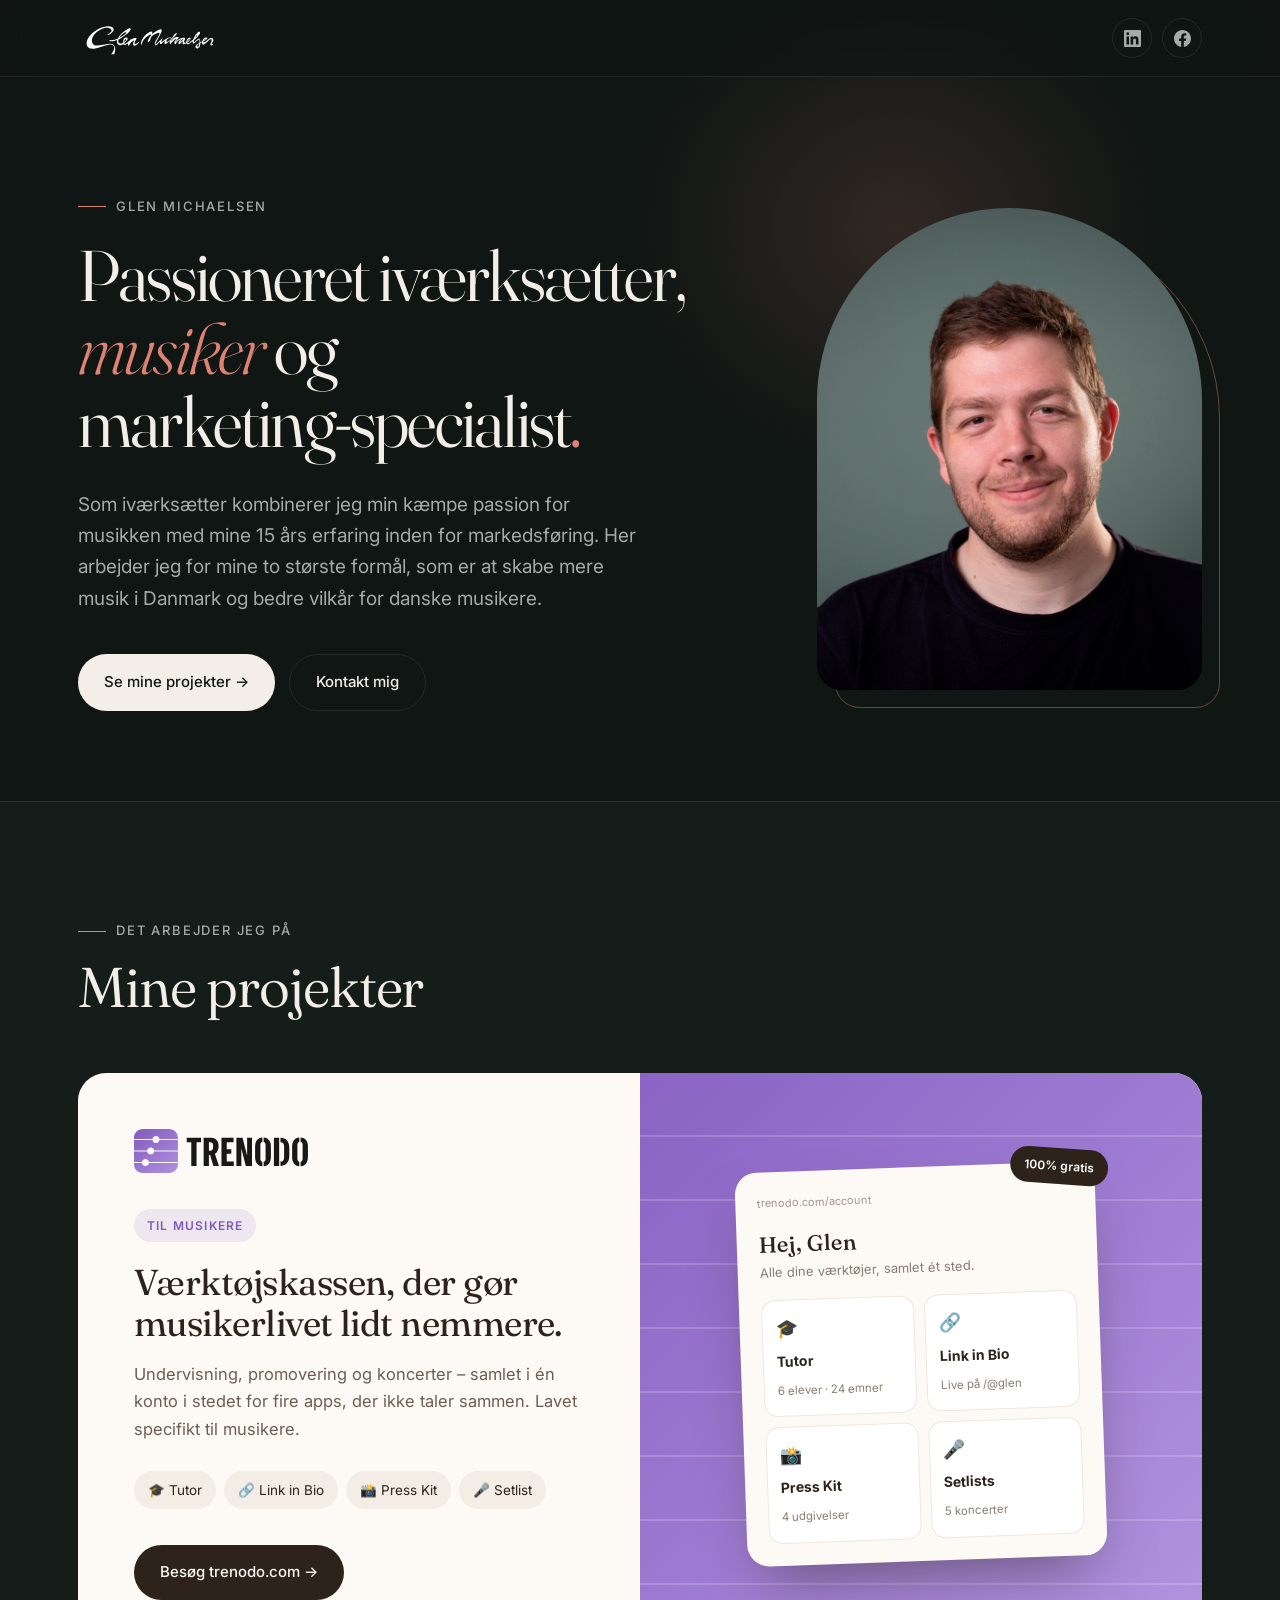
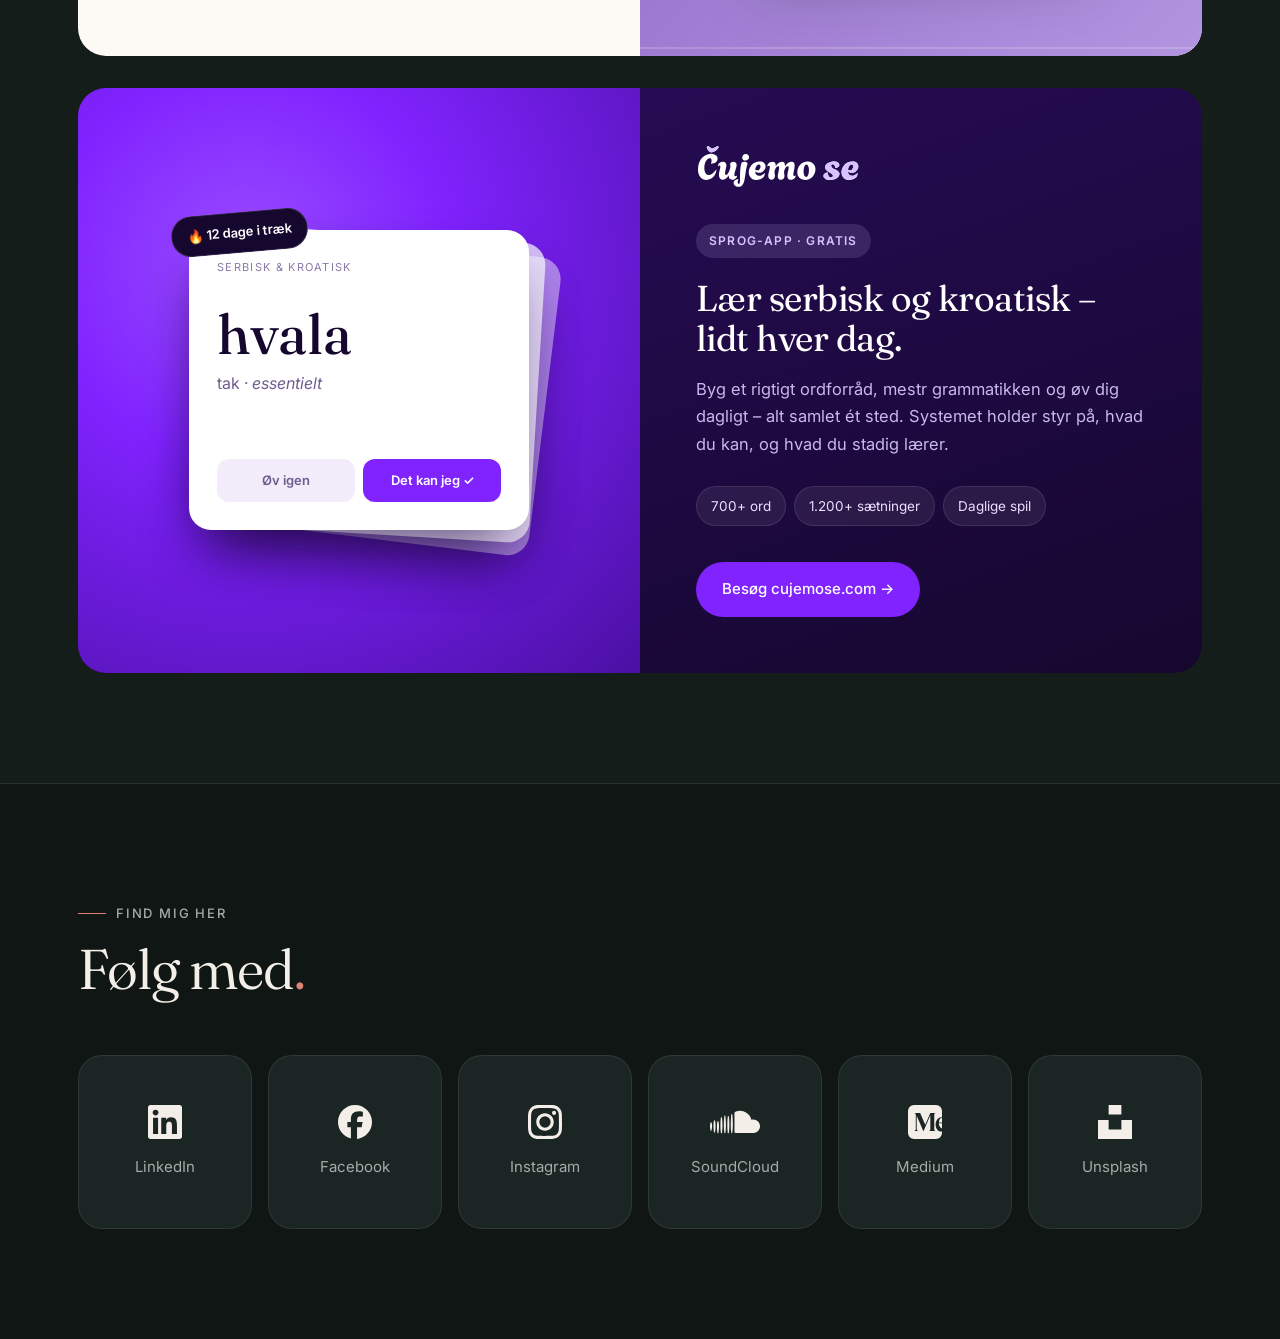
<file: index.html>
<!DOCTYPE html>
<html lang="da">
<head>
  <meta charset="utf-8" />
  <meta name="viewport" content="width=device-width, initial-scale=1" />
  <title>Glen Michaelsen – Iværksætter, musiker og marketing-specialist</title>
  <meta name="description" content="Glen Michaelsen – passioneret iværksætter, musiker og marketing-specialist. Bag Trenodo og Čujemo se." />
  <meta name="theme-color" content="#101614" />
  <link rel="icon" type="image/png" href="/inc/fav/favicon-32x32.png" sizes="32x32" />
  <link rel="icon" type="image/png" href="/inc/fav/favicon-96x96.png" sizes="96x96" />
  <link rel="icon" type="image/png" href="/inc/fav/favicon-196x196.png" sizes="196x196" />
  <link rel="apple-touch-icon" sizes="152x152" href="/inc/fav/apple-touch-icon-152x152.png" />
  <meta property="og:title" content="Glen Michaelsen" />
  <meta property="og:description" content="Passioneret iværksætter, musiker og marketing-specialist. Bag Trenodo og Čujemo se." />
  <meta property="og:image" content="https://gmco.dk/inc/images/glen-michaelsen.jpg" />
  <meta property="og:url" content="https://gmco.dk" />
  <link rel="preconnect" href="https://fonts.googleapis.com" />
  <link rel="preconnect" href="https://fonts.gstatic.com" crossorigin />
  <link href="https://fonts.googleapis.com/css2?family=Fraunces:ital,opsz,wght@0,9..144,300..600;1,9..144,300..500&family=Inter:wght@400;500;600&display=swap" rel="stylesheet" />
  <style>
    :root {
      --bg: #101614;
      --bg-2: #151d1b;
      --surface: #1b2523;
      --line: rgba(243, 239, 232, 0.09);
      --text: #f3efe8;
      --muted: #a3aca8;
      --accent: #de8373;         /* modern take on the old #A6635D red dot */
      --accent-soft: rgba(222, 131, 115, 0.14);
      --trenodo: #825abe;
      --trenodo-cream: #fdfaf6;
      --trenodo-ink: #2d231b;
      --cujemo: #8023ff;
      --radius: 28px;
      --serif: "Fraunces", Georgia, serif;
      --sans: "Inter", system-ui, -apple-system, sans-serif;
    }
    * { margin: 0; padding: 0; box-sizing: border-box; }
    html { scroll-behavior: smooth; }
    body {
      background: var(--bg);
      color: var(--text);
      font: 400 17px/1.65 var(--sans);
      -webkit-font-smoothing: antialiased;
      overflow-x: hidden;
    }
    img { max-width: 100%; display: block; }
    a { color: inherit; text-decoration: none; }
    .wrap { max-width: 1180px; margin: 0 auto; padding: 0 28px; }
    .dot { color: var(--accent); }
    .eyebrow {
      display: inline-flex; align-items: center; gap: 10px;
      font-size: 13px; font-weight: 500; letter-spacing: .14em; text-transform: uppercase;
      color: var(--muted);
    }
    .eyebrow::before { content: ""; width: 28px; height: 1px; background: var(--accent); }

    /* ---------- Nav ---------- */
    .nav {
      position: sticky; top: 0; z-index: 50;
      backdrop-filter: blur(14px); -webkit-backdrop-filter: blur(14px);
      background: rgba(16, 22, 20, 0.72);
      border-bottom: 1px solid var(--line);
    }
    .nav .wrap { display: flex; align-items: center; justify-content: space-between; height: 76px; }
    .nav-logo img { height: 40px; width: auto; }
    .nav-social { display: flex; gap: 10px; }
    .icon-btn {
      width: 40px; height: 40px; border-radius: 50%;
      display: grid; place-items: center;
      border: 1px solid var(--line); color: var(--muted);
      transition: .25s;
    }
    .icon-btn:hover { color: var(--text); border-color: var(--accent); background: var(--accent-soft); }
    .icon-btn svg { width: 17px; height: 17px; fill: currentColor; }

    /* ---------- Hero ---------- */
    .hero { position: relative; padding: 110px 0 90px; }
    .hero::before {
      content: ""; position: absolute; inset: -200px 0 auto 40%; height: 700px;
      background: radial-gradient(closest-side, rgba(222,131,115,.16), transparent 70%);
      pointer-events: none;
    }
    .hero-grid { display: grid; grid-template-columns: 1.4fr .8fr; gap: 64px; align-items: center; position: relative; }
    .hero h1 {
      font-family: var(--serif); font-weight: 350; font-variation-settings: "opsz" 144;
      font-size: clamp(42px, 5.6vw, 74px); line-height: 1.02; letter-spacing: -0.025em;
      margin: 22px 0 30px;
    }
    .hero h1 em { font-style: italic; font-weight: 300; color: var(--accent); }
    .hero p.lead { font-size: 19px; color: var(--muted); max-width: 560px; }
    .hero-cta { display: flex; flex-wrap: wrap; gap: 14px; margin-top: 40px; }
    .btn {
      display: inline-flex; align-items: center; gap: 10px;
      padding: 15px 26px; border-radius: 999px; font-weight: 500; font-size: 15px;
      transition: .25s;
    }
    .btn-primary { background: var(--text); color: var(--bg); }
    .btn-primary:hover { background: var(--accent); color: #fff; transform: translateY(-2px); }
    .btn-ghost { border: 1px solid var(--line); }
    .btn-ghost:hover { border-color: var(--text); }
    .portrait { position: relative; justify-self: end; width: 100%; max-width: 400px; }
    .portrait img {
      width: 100%; aspect-ratio: 4/5; object-fit: cover; object-position: 50% 30%;
      border-radius: 220px 220px var(--radius) var(--radius);
      filter: saturate(.92);
    }
    .portrait::after {
      content: ""; position: absolute; inset: 18px -18px -18px 18px; z-index: -1;
      border: 1px solid rgba(222,131,115,.45);
      border-radius: 220px 220px var(--radius) var(--radius);
    }

    /* ---------- Sections ---------- */
    section { padding: 110px 0; }
    .sec-head { display: flex; justify-content: space-between; align-items: end; gap: 40px; margin-bottom: 56px; flex-wrap: wrap; }
    .sec-head h2 {
      font-family: var(--serif); font-weight: 350; font-size: clamp(34px, 4.4vw, 56px);
      line-height: 1.05; letter-spacing: -0.02em; margin-top: 16px;
    }
    .sec-head p { color: var(--muted); max-width: 400px; }

    /* ---------- Projects ---------- */
    .projects { background: var(--bg-2); border-top: 1px solid var(--line); border-bottom: 1px solid var(--line); }
    .project {
      display: grid; grid-template-columns: 1fr 1fr; gap: 0;
      border-radius: var(--radius); overflow: hidden; min-height: 520px;
    }
    .project + .project { margin-top: 32px; }
    .project-body { padding: 56px; display: flex; flex-direction: column; }
    .project-logo { height: 44px; width: auto; margin-bottom: 36px; align-self: flex-start; }
    .tag {
      align-self: flex-start; font-size: 12px; font-weight: 600; letter-spacing: .1em; text-transform: uppercase;
      padding: 7px 13px; border-radius: 999px; margin-bottom: 20px;
    }
    .project h3 { font-family: var(--serif); font-weight: 400; font-size: 36px; line-height: 1.12; letter-spacing: -0.015em; margin-bottom: 18px; }
    .project p { font-size: 16.5px; max-width: 460px; }
    .chips { display: flex; flex-wrap: wrap; gap: 8px; margin: 28px 0 36px; }
    .chip { font-size: 13.5px; padding: 8px 14px; border-radius: 999px; }
    .project .btn { margin-top: auto; align-self: flex-start; }
    .project-visual { position: relative; display: grid; place-items: center; padding: 48px; overflow: hidden; }

    /* Trenodo — cream / lavender, echoes trenodo.com */
    .p-trenodo { background: var(--trenodo-cream); color: var(--trenodo-ink); }
    .p-trenodo p { color: #6b5d52; }
    .p-trenodo .tag { background: rgba(130,90,190,.12); color: var(--trenodo); }
    .p-trenodo .chip { background: #f3ede6; color: var(--trenodo-ink); }
    .p-trenodo .btn { background: var(--trenodo-ink); color: var(--trenodo-cream); }
    .p-trenodo .btn:hover { background: var(--trenodo); transform: translateY(-2px); }
    .p-trenodo .project-visual { background: linear-gradient(135deg, #8a63c4, #b294e0); }
    .p-trenodo .project-visual::before {
      content: ""; position: absolute; inset: 0;
      background: repeating-linear-gradient(180deg, transparent 0 62px, rgba(255,255,255,.18) 62px 64px);
    }
    .tn-app {
      position: relative; width: 100%; max-width: 360px; background: var(--trenodo-cream);
      border-radius: 22px; padding: 22px; box-shadow: 0 30px 60px -20px rgba(45,35,27,.5);
      transform: rotate(-2deg);
    }
    .tn-app .url { font-size: 11px; color: #a39487; margin-bottom: 14px; }
    .tn-app h4 { font-family: var(--serif); font-weight: 500; font-size: 22px; }
    .tn-app .sub { font-size: 13px; color: #8a7c70; margin-bottom: 16px; }
    .tn-tools { display: grid; grid-template-columns: 1fr 1fr; gap: 10px; }
    .tn-tool { background: #fff; border: 1px solid #efe7de; border-radius: 14px; padding: 13px; }
    .tn-tool b { display: block; font-size: 14px; margin: 6px 0 2px; }
    .tn-tool span { font-size: 11.5px; color: #8a7c70; }
    .tn-tool i { font-style: normal; font-size: 18px; }
    .tn-free { position: absolute; top: -14px; right: -14px; background: var(--trenodo-ink); color: #fff; font-size: 12px; font-weight: 600; padding: 8px 14px; border-radius: 999px; transform: rotate(6deg); }

    /* Čujemo se — deep violet */
    .p-cujemo { background: linear-gradient(160deg, #2a0d5c, #16072f); color: #fff; }
    .p-cujemo p { color: #c9b8ec; }
    .p-cujemo .tag { background: rgba(216,194,255,.14); color: #d8c2ff; }
    .p-cujemo .chip { background: rgba(255,255,255,.07); border: 1px solid rgba(255,255,255,.1); color: #eadfff; }
    .p-cujemo .btn { background: var(--cujemo); color: #fff; }
    .p-cujemo .btn:hover { background: #9a4dff; transform: translateY(-2px); }
    .p-cujemo .project-visual { background: radial-gradient(circle at 30% 30%, #9a4dff 0, #8023ff 35%, #4b10a3 100%); }
    .cj-stack { position: relative; width: 100%; max-width: 340px; height: 300px; }
    .cj-card {
      position: absolute; inset: 0; border-radius: 22px; background: #fff; color: #16072f;
      padding: 28px; display: flex; flex-direction: column; box-shadow: 0 30px 60px -20px rgba(22,7,47,.7);
    }
    .cj-card.back1 { transform: rotate(7deg) translate(18px, 6px); opacity: .45; }
    .cj-card.back2 { transform: rotate(3.5deg) translate(9px, 3px); opacity: .7; }
    .cj-card .lbl { font-size: 11px; letter-spacing: .12em; text-transform: uppercase; color: #8a7aa8; }
    .cj-card .word { font-family: var(--serif); font-size: 56px; font-weight: 450; line-height: 1; margin: 30px 0 8px; }
    .cj-card .tr { font-size: 16px; color: #6e5d8f; }
    .cj-card .row { margin-top: auto; display: flex; gap: 8px; }
    .cj-card .row span { flex: 1; text-align: center; font-size: 13px; font-weight: 600; padding: 11px 0; border-radius: 12px; }
    .cj-card .row .no { background: #f2ecfb; color: #6e5d8f; }
    .cj-card .row .yes { background: var(--cujemo); color: #fff; }
    .cj-streak { position: absolute; top: -18px; left: -18px; z-index: 3; background: #16072f; color: #fff; border: 1px solid rgba(255,255,255,.15); font-size: 13px; font-weight: 600; padding: 9px 15px; border-radius: 999px; transform: rotate(-5deg); }

    /* ---------- Find me ---------- */
    .social-grid { display: grid; grid-template-columns: repeat(6, 1fr); gap: 16px; }
    .social-tile {
      display: flex; flex-direction: column; align-items: center; justify-content: center; gap: 16px;
      aspect-ratio: 1; background: var(--surface); border: 1px solid var(--line); border-radius: 24px;
      color: var(--muted); font-size: 15px; transition: .25s;
    }
    .social-tile svg { width: 34px; height: 34px; fill: var(--text); transition: .25s; }
    .social-tile.sc svg { width: 50px; height: 50px; margin: -8px 0; }
    .social-tile:hover { border-color: var(--accent); background: var(--accent-soft); color: var(--text); transform: translateY(-4px); }
    .social-tile:hover svg { fill: var(--accent); }


    /* ---------- Motion ---------- */
    @media (prefers-reduced-motion: no-preference) {
      .reveal { animation: rise .9s cubic-bezier(.2,.7,.2,1) both; }
      .reveal.d1 { animation-delay: .08s; } .reveal.d2 { animation-delay: .16s; } .reveal.d3 { animation-delay: .24s; }
      @keyframes rise { from { opacity: 0; transform: translateY(18px); } }
      .tn-app, .cj-stack { transition: transform .6s cubic-bezier(.2,.7,.2,1); }
      .p-trenodo:hover .tn-app { transform: rotate(0) scale(1.03); }
      .p-cujemo:hover .cj-stack { transform: rotate(-2deg) scale(1.03); }
    }

    /* ---------- Responsive ---------- */
    @media (max-width: 960px) {
      .hero { padding: 64px 0 60px; }
      .hero-grid { grid-template-columns: 1fr; gap: 56px; }
      .portrait { justify-self: start; max-width: 320px; }
      .project { grid-template-columns: 1fr; }
      .project-visual { min-height: 400px; order: -1; }
      .project-body { padding: 40px 28px; }
      .social-grid { grid-template-columns: repeat(3, 1fr); }
      section { padding: 80px 0; }
    }
    @media (max-width: 560px) {
      .wrap { padding: 0 18px; }
      .nav-logo img { height: 32px; }
      .social-grid { grid-template-columns: repeat(2, 1fr); gap: 12px; }
      .project h3 { font-size: 30px; }
      .cj-card .word { font-size: 46px; }
    }
  </style>
</head>
<body>

  <header class="nav">
    <div class="wrap">
      <a href="#" class="nav-logo" aria-label="Glen Michaelsen"><img src="/inc/images/logo.svg" alt="Glen Michaelsen" /></a>
      <div class="nav-social">
        <a class="icon-btn" href="https://www.linkedin.com/in/glenmichaelsen/" target="_blank" rel="noopener" aria-label="LinkedIn">
          <svg viewBox="0 0 24 24"><path d="M20.45 20.45h-3.55v-5.57c0-1.33-.03-3.04-1.85-3.04-1.86 0-2.14 1.45-2.14 2.94v5.67H9.35V9h3.41v1.56h.05c.48-.9 1.64-1.85 3.37-1.85 3.6 0 4.27 2.37 4.27 5.46v6.28zM5.34 7.43a2.06 2.06 0 1 1 0-4.12 2.06 2.06 0 0 1 0 4.12zM7.12 20.45H3.56V9h3.56v11.45zM22.22 0H1.77C.79 0 0 .77 0 1.73v20.54C0 23.23.79 24 1.77 24h20.45c.98 0 1.78-.77 1.78-1.73V1.73C24 .77 23.2 0 22.22 0z"/></svg>
        </a>
        <a class="icon-btn" href="https://www.facebook.com/Glenovic" target="_blank" rel="noopener" aria-label="Facebook">
          <svg viewBox="0 0 24 24"><path d="M24 12.07C24 5.41 18.63 0 12 0S0 5.4 0 12.07C0 18.1 4.39 23.1 10.13 24v-8.44H7.08v-3.49h3.04V9.41c0-3.02 1.8-4.7 4.54-4.7 1.31 0 2.68.24 2.68.24v2.97h-1.5c-1.5 0-1.96.93-1.96 1.89v2.26h3.32l-.53 3.5h-2.8V24C19.62 23.1 24 18.1 24 12.07z"/></svg>
        </a>
      </div>
    </div>
  </header>

  <main>
    <!-- HERO -->
    <div class="hero">
      <div class="wrap">
        <div class="hero-grid">
          <div>
            <span class="eyebrow reveal">Glen Michaelsen</span>
            <h1 class="reveal d1">Passioneret iværksætter, <em>musiker</em> og marketing&#8209;specialist<span class="dot">.</span></h1>
            <p class="lead reveal d2">Som iværksætter kombinerer jeg min kæmpe passion for musikken med mine 15 års erfaring inden for markedsføring. Her arbejder jeg for mine to største formål, som er at skabe mere musik i Danmark og bedre vilkår for danske musikere.</p>
            <div class="hero-cta reveal d3">
              <a class="btn btn-primary" href="#projekter">Se mine projekter →</a>
              <a class="btn btn-ghost" href="https://www.linkedin.com/in/glenmichaelsen/" target="_blank" rel="noopener">Kontakt mig</a>
            </div>
          </div>
          <div class="portrait reveal d2">
            <img src="/inc/images/glen-michaelsen.jpg" alt="Portræt af Glen Michaelsen" />
          </div>
        </div></div>
    </div>

    <!-- PROJECTS -->
    <section class="projects" id="projekter">
      <div class="wrap">
        <div class="sec-head">
          <div>
            <span class="eyebrow">Det arbejder jeg på</span>
            <h2>Mine projekter</h2>
          </div>
        </div>

        <!-- Trenodo -->
        <article class="project p-trenodo">
          <div class="project-body">
            <img class="project-logo" src="/inc/images/trenodo-logo.svg" alt="Trenodo" />
            <span class="tag">Til musikere</span>
            <h3>Værktøjskassen, der gør musikerlivet lidt nemmere.</h3>
            <p>Undervisning, promovering og koncerter – samlet i én konto i stedet for fire apps, der ikke taler sammen. Lavet specifikt til musikere.</p>
            <div class="chips">
              <span class="chip">🎓 Tutor</span>
              <span class="chip">🔗 Link in Bio</span>
              <span class="chip">📸 Press Kit</span>
              <span class="chip">🎤 Setlist</span>
            </div>
            <a class="btn" href="https://trenodo.com" target="_blank" rel="noopener">Besøg trenodo.com →</a>
          </div>
          <div class="project-visual">
            <div class="tn-app">
              <span class="tn-free">100% gratis</span>
              <div class="url">trenodo.com/account</div>
              <h4>Hej, Glen</h4>
              <div class="sub">Alle dine værktøjer, samlet ét sted.</div>
              <div class="tn-tools">
                <div class="tn-tool"><i>🎓</i><b>Tutor</b><span>6 elever · 24 emner</span></div>
                <div class="tn-tool"><i>🔗</i><b>Link in Bio</b><span>Live på /@glen</span></div>
                <div class="tn-tool"><i>📸</i><b>Press Kit</b><span>4 udgivelser</span></div>
                <div class="tn-tool"><i>🎤</i><b>Setlists</b><span>5 koncerter</span></div>
              </div>
            </div>
          </div>
        </article>

        <!-- Čujemo se -->
        <article class="project p-cujemo">
          <div class="project-visual">
            <div class="cj-stack">
              <span class="cj-streak">🔥 12 dage i træk</span>
              <div class="cj-card back1"></div>
              <div class="cj-card back2"></div>
              <div class="cj-card">
                <span class="lbl">Serbisk &amp; kroatisk</span>
                <div class="word">hvala</div>
                <div class="tr">tak · <em>essentielt</em></div>
                <div class="row"><span class="no">Øv igen</span><span class="yes">Det kan jeg ✓</span></div>
              </div>
            </div>
          </div>
          <div class="project-body">
            <img class="project-logo" src="/inc/images/cujemose-logo-white.svg" alt="Čujemo se" />
            <span class="tag">Sprog-app · gratis</span>
            <h3>Lær serbisk og kroatisk – lidt hver dag.</h3>
            <p>Byg et rigtigt ordforråd, mestr grammatikken og øv dig dagligt – alt samlet ét sted. Systemet holder styr på, hvad du kan, og hvad du stadig lærer.</p>
            <div class="chips">
              <span class="chip">700+ ord</span>
              <span class="chip">1.200+ sætninger</span>
              <span class="chip">Daglige spil</span>
            </div>
            <a class="btn" href="https://cujemose.com" target="_blank" rel="noopener">Besøg cujemose.com →</a>
          </div>
        </article>
      </div>
    </section>

    <!-- FIND ME -->
    <section id="find-mig">
      <div class="wrap">
        <div class="sec-head">
          <div>
            <span class="eyebrow">Find mig her</span>
            <h2>Følg med<span class="dot">.</span></h2>
          </div>
        </div>
        <div class="social-grid">
          <a class="social-tile" href="https://www.linkedin.com/in/glenmichaelsen/" target="_blank" rel="noopener"><svg aria-hidden="true" viewBox="0 0 24 24"><path d="M20.447 20.452h-3.554v-5.569c0-1.328-.027-3.037-1.852-3.037-1.853 0-2.136 1.445-2.136 2.939v5.667H9.351V9h3.414v1.561h.046c.477-.9 1.637-1.85 3.37-1.85 3.601 0 4.267 2.37 4.267 5.455v6.286zM5.337 7.433c-1.144 0-2.063-.926-2.063-2.065 0-1.138.92-2.063 2.063-2.063 1.14 0 2.064.925 2.064 2.063 0 1.139-.925 2.065-2.064 2.065zm1.782 13.019H3.555V9h3.564v11.452zM22.225 0H1.771C.792 0 0 .774 0 1.729v20.542C0 23.227.792 24 1.771 24h20.451C23.2 24 24 23.227 24 22.271V1.729C24 .774 23.2 0 22.222 0h.003z"/></svg><span>LinkedIn</span></a>
          <a class="social-tile" href="https://www.facebook.com/Glenovic" target="_blank" rel="noopener"><svg aria-hidden="true" viewBox="0 0 24 24"><path d="M9.101 23.691v-7.98H6.627v-3.667h2.474v-1.58c0-4.085 1.848-5.978 5.858-5.978.401 0 .955.042 1.468.103a8.68 8.68 0 0 1 1.141.195v3.325a8.623 8.623 0 0 0-.653-.036 26.805 26.805 0 0 0-.733-.009c-.707 0-1.259.096-1.675.309a1.686 1.686 0 0 0-.679.622c-.258.42-.374.995-.374 1.752v1.297h3.919l-.386 2.103-.287 1.564h-3.246v8.245C19.396 23.238 24 18.179 24 12.044c0-6.627-5.373-12-12-12s-12 5.373-12 12c0 5.628 3.874 10.35 9.101 11.647Z"/></svg><span>Facebook</span></a>
          <a class="social-tile" href="https://www.instagram.com/glenmichaelsen" target="_blank" rel="noopener"><svg aria-hidden="true" viewBox="0 0 24 24"><path d="M7.0301.084c-1.2768.0602-2.1487.264-2.911.5634-.7888.3075-1.4575.72-2.1228 1.3877-.6652.6677-1.075 1.3368-1.3802 2.127-.2954.7638-.4956 1.6365-.552 2.914-.0564 1.2775-.0689 1.6882-.0626 4.947.0062 3.2586.0206 3.6671.0825 4.9473.061 1.2765.264 2.1482.5635 2.9107.308.7889.72 1.4573 1.388 2.1228.6679.6655 1.3365 1.0743 2.1285 1.38.7632.295 1.6361.4961 2.9134.552 1.2773.056 1.6884.069 4.9462.0627 3.2578-.0062 3.668-.0207 4.9478-.0814 1.28-.0607 2.147-.2652 2.9098-.5633.7889-.3086 1.4578-.72 2.1228-1.3881.665-.6682 1.0745-1.3378 1.3795-2.1284.2957-.7632.4966-1.636.552-2.9124.056-1.2809.0692-1.6898.063-4.948-.0063-3.2583-.021-3.6668-.0817-4.9465-.0607-1.2797-.264-2.1487-.5633-2.9117-.3084-.7889-.72-1.4568-1.3876-2.1228C21.2982 1.33 20.628.9208 19.8378.6165 19.074.321 18.2017.1197 16.9244.0645 15.6471.0093 15.236-.005 11.977.0014 8.718.0076 8.31.0215 7.0301.0839m.1402 21.6932c-1.17-.0509-1.8053-.2453-2.2287-.408-.5606-.216-.96-.4771-1.3819-.895-.422-.4178-.6811-.8186-.9-1.378-.1644-.4234-.3624-1.058-.4171-2.228-.0595-1.2645-.072-1.6442-.079-4.848-.007-3.2037.0053-3.583.0607-4.848.05-1.169.2456-1.805.408-2.2282.216-.5613.4762-.96.895-1.3816.4188-.4217.8184-.6814 1.3783-.9003.423-.1651 1.0575-.3614 2.227-.4171 1.2655-.06 1.6447-.072 4.848-.079 3.2033-.007 3.5835.005 4.8495.0608 1.169.0508 1.8053.2445 2.228.408.5608.216.96.4754 1.3816.895.4217.4194.6816.8176.9005 1.3787.1653.4217.3617 1.056.4169 2.2263.0602 1.2655.0739 1.645.0796 4.848.0058 3.203-.0055 3.5834-.061 4.848-.051 1.17-.245 1.8055-.408 2.2294-.216.5604-.4763.96-.8954 1.3814-.419.4215-.8181.6811-1.3783.9-.4224.1649-1.0577.3617-2.2262.4174-1.2656.0595-1.6448.072-4.8493.079-3.2045.007-3.5825-.006-4.848-.0608M16.953 5.5864A1.44 1.44 0 1 0 18.39 4.144a1.44 1.44 0 0 0-1.437 1.4424M5.8385 12.012c.0067 3.4032 2.7706 6.1557 6.173 6.1493 3.4026-.0065 6.157-2.7701 6.1506-6.1733-.0065-3.4032-2.771-6.1565-6.174-6.1498-3.403.0067-6.156 2.771-6.1496 6.1738M8 12.0077a4 4 0 1 1 4.008 3.9921A3.9996 3.9996 0 0 1 8 12.0077"/></svg><span>Instagram</span></a>
          <a class="social-tile sc" href="https://soundcloud.com/glenmichaelsen" target="_blank" rel="noopener"><svg aria-hidden="true" viewBox="0 0 24 24"><path d="M23.999 14.165c-.052 1.796-1.612 3.169-3.4 3.169h-8.18a.68.68 0 0 1-.675-.683V7.862a.747.747 0 0 1 .452-.724s.75-.513 2.333-.513a5.364 5.364 0 0 1 2.763.755 5.433 5.433 0 0 1 2.57 3.54c.282-.08.574-.121.868-.12.884 0 1.73.358 2.347.992s.948 1.49.922 2.373ZM10.721 8.421c.247 2.98.427 5.697 0 8.672a.264.264 0 0 1-.53 0c-.395-2.946-.22-5.718 0-8.672a.264.264 0 0 1 .53 0ZM9.072 9.448c.285 2.659.37 4.986-.006 7.655a.277.277 0 0 1-.55 0c-.331-2.63-.256-5.02 0-7.655a.277.277 0 0 1 .556 0Zm-1.663-.257c.27 2.726.39 5.171 0 7.904a.266.266 0 0 1-.532 0c-.38-2.69-.257-5.21 0-7.904a.266.266 0 0 1 .532 0Zm-1.647.77a26.108 26.108 0 0 1-.008 7.147.272.272 0 0 1-.542 0 27.955 27.955 0 0 1 0-7.147.275.275 0 0 1 .55 0Zm-1.67 1.769c.421 1.865.228 3.5-.029 5.388a.257.257 0 0 1-.514 0c-.21-1.858-.398-3.549 0-5.389a.272.272 0 0 1 .543 0Zm-1.655-.273c.388 1.897.26 3.508-.01 5.412-.026.28-.514.283-.54 0-.244-1.878-.347-3.54-.01-5.412a.283.283 0 0 1 .56 0Zm-1.668.911c.4 1.268.257 2.292-.026 3.572a.257.257 0 0 1-.514 0c-.241-1.262-.354-2.312-.023-3.572a.283.283 0 0 1 .563 0Z"/></svg><span>SoundCloud</span></a>
          <a class="social-tile" href="https://medium.com/@glenmichaelsen" target="_blank" rel="noopener"><svg aria-hidden="true" viewBox="0 0 24 24"><path d="M4.21 0A4.201 4.201 0 0 0 0 4.21v15.58A4.201 4.201 0 0 0 4.21 24h15.58A4.201 4.201 0 0 0 24 19.79v-1.093c-.137.013-.278.02-.422.02-2.577 0-4.027-2.146-4.09-4.832a7.592 7.592 0 0 1 .022-.708c.093-1.186.475-2.241 1.105-3.022a3.885 3.885 0 0 1 1.395-1.1c.468-.237 1.127-.367 1.664-.367h.023c.101 0 .202.004.303.01V4.211A4.201 4.201 0 0 0 19.79 0Zm.198 5.583h4.165l3.588 8.435 3.59-8.435h3.864v.146l-.019.004c-.705.16-1.063.397-1.063 1.254h-.003l.003 10.274c.06.676.424.885 1.063 1.03l.02.004v.145h-4.923v-.145l.019-.005c.639-.144.994-.353 1.054-1.03V7.267l-4.745 11.15h-.261L6.15 7.569v9.445c0 .857.358 1.094 1.063 1.253l.02.004v.147H4.405v-.147l.019-.004c.705-.16 1.065-.397 1.065-1.253V6.987c0-.857-.358-1.094-1.064-1.254l-.018-.004zm19.25 3.668c-1.086.023-1.733 1.323-1.813 3.124H24V9.298a1.378 1.378 0 0 0-.342-.047Zm-1.862 3.632c-.1 1.756.86 3.239 2.204 3.634v-3.634z"/></svg><span>Medium</span></a>
          <a class="social-tile" href="https://unsplash.com/@glenm" target="_blank" rel="noopener"><svg aria-hidden="true" viewBox="0 0 24 24"><path d="M7.5 6.75V0h9v6.75h-9zm9 3.75H24V24H0V10.5h7.5v6.75h9V10.5z"/></svg><span>Unsplash</span></a>
        </div>
      </div>
    </section>
  </main>

</body>
</html>
</file>
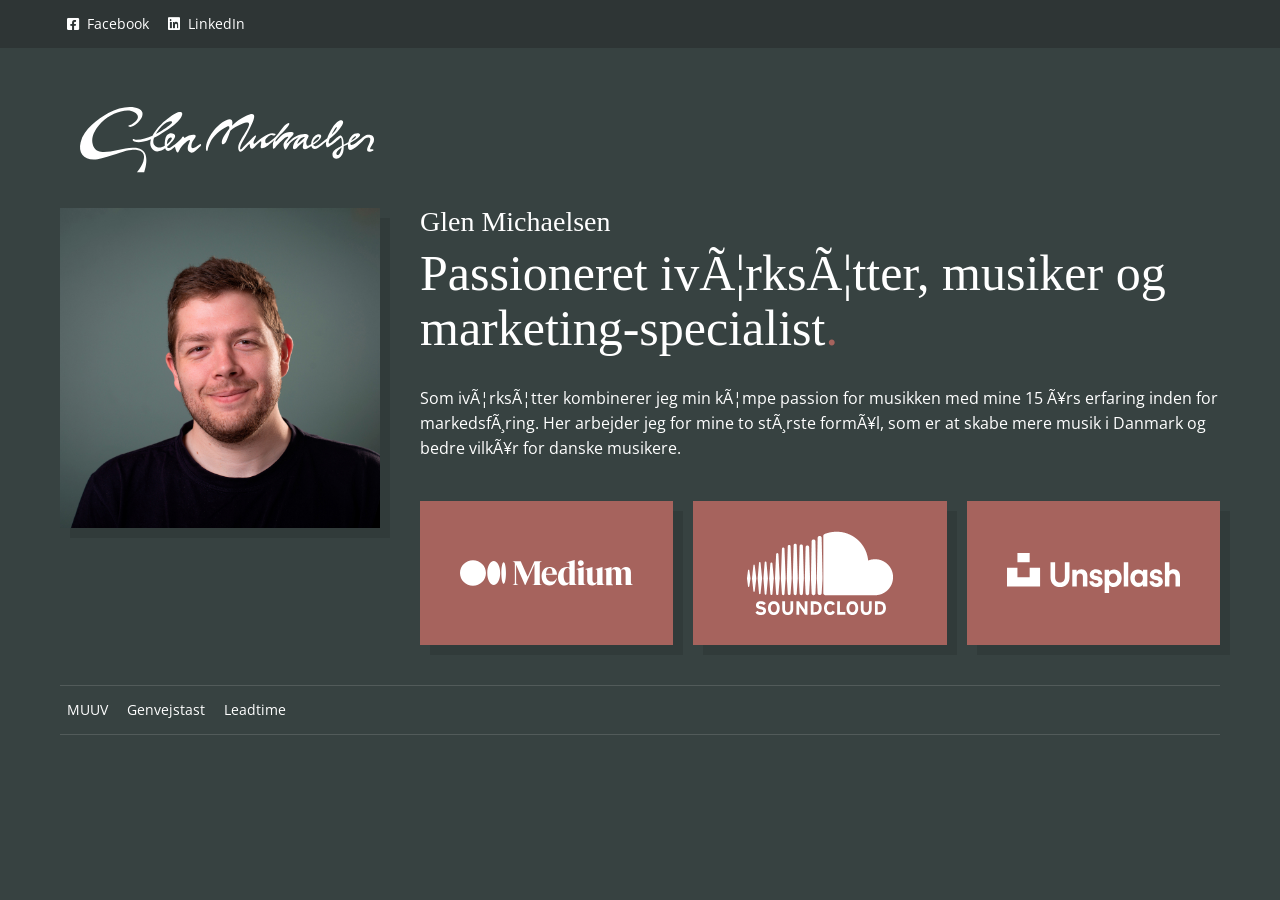
<file: default.html>
<!DOCTYPE html>
<html>

<head>
	<title>Glen Michaelsen - Passioneret iværksætter, musiker og marketing-specialist.</title> 

    <meta http-equiv="content-language" content="da-DK" />
	<meta name="viewport" content="width=device-width, initial-scale=1.0, maximum-scale=1.0, user-scalable=0" />
    <meta http-equiv="Content-Type" content="text/html; charset=ISO-8859-1" />

    <link rel="stylesheet" href="https://cdnjs.cloudflare.com/ajax/libs/font-awesome/6.0.0/css/all.min.css" integrity="sha512-9usAa10IRO0HhonpyAIVpjrylPvoDwiPUiKdWk5t3PyolY1cOd4DSE0Ga+ri4AuTroPR5aQvXU9xC6qOPnzFeg==" crossorigin="anonymous" referrerpolicy="no-referrer" />
    <link rel="preconnect" href="https://fonts.googleapis.com">
    <link rel="preconnect" href="https://fonts.gstatic.com" crossorigin>
    <link href="https://fonts.googleapis.com/css2?family=Merriweather&family=Open+Sans:wght@400;700&display=swap" rel="stylesheet">
    <link href="/inc/css/style.css" rel="stylesheet" />
 

    <link rel="apple-touch-icon-precomposed" sizes="57x57" href="/inc/fav/apple-touch-icon-57x57.png" />
    <link rel="apple-touch-icon-precomposed" sizes="114x114" href="/inc/fav/apple-touch-icon-114x114.png" />
    <link rel="apple-touch-icon-precomposed" sizes="72x72" href="/inc/fav/apple-touch-icon-72x72.png" />
    <link rel="apple-touch-icon-precomposed" sizes="144x144" href="/inc/fav/apple-touch-icon-144x144.png" />
    <link rel="apple-touch-icon-precomposed" sizes="60x60" href="/inc/fav/apple-touch-icon-60x60.png" />
    <link rel="apple-touch-icon-precomposed" sizes="120x120" href="/inc/fav/apple-touch-icon-120x120.png" />
    <link rel="apple-touch-icon-precomposed" sizes="76x76" href="/inc/fav/apple-touch-icon-76x76.png" />
    <link rel="apple-touch-icon-precomposed" sizes="152x152" href="/inc/fav/apple-touch-icon-152x152.png" />
    <link rel="icon" type="image/png" href="/inc/fav/favicon-196x196.png" sizes="196x196" />
    <link rel="icon" type="image/png" href="/inc/fav/favicon-96x96.png" sizes="96x96" />
    <link rel="icon" type="image/png" href="/inc/fav/favicon-32x32.png" sizes="32x32" />
    <link rel="icon" type="image/png" href="/inc/fav/favicon-16x16.png" sizes="16x16" />
    <link rel="icon" type="image/png" href="/inc/fav/favicon-128.png" sizes="128x128" />
    <meta name="application-name" content="&nbsp;"/>
    <meta name="msapplication-TileColor" content="#FFFFFF" />
    <meta name="msapplication-TileImage" content="/inc/fav/mstile-144x144.png" />
    <meta name="msapplication-square70x70logo" content="/inc/fav/mstile-70x70.png" />
    <meta name="msapplication-square150x150logo" content="/inc/fav/mstile-150x150.png" />
    <meta name="msapplication-wide310x150logo" content="/inc/fav/mstile-310x150.png" />
    <meta name="msapplication-square310x310logo" content="/inc/fav/mstile-310x310.png" />
</head>

<body>
    <div class="top-bar">
        <div class="center">
            <ul class="projects">
                <li><a target="_blank" href="https://www.facebook.com/Glenovic"><i class="fa-brands fa-facebook-square"></i> &nbsp;Facebook</a></li>
                <li><a target="_blank" href="https://www.linkedin.com/in/glenmichaelsen/"><i class="fa-brands fa-linkedin"></i> &nbsp;LinkedIn</a></li>
            </ul>
        </div>
    </div>

    <div class="center">
        <div class="head"><img src="/inc/images/logo.svg" /></div>

        <div class="content">
            <div class="left">
                <img class="profile" src="/inc/images/glen-michaelsen.jpg" />
            </div>
            <div class="right">
                <h1>Glen Michaelsen</h1> 
                <h2>Passioneret iværksætter, musiker og marketing-specialist<span class="text-red">.</span></h2>
                <p>
                    Som iværksætter kombinerer jeg min kæmpe passion for musikken med mine 15 års erfaring inden for markedsføring. Her arbejder jeg for mine to største formål, som er at skabe mere musik i Danmark og bedre vilkår for danske musikere.
                </p>

                <div class="services">
                    <a target="_blank" href="https://medium.com/@glenmichaelsen"><img src="/inc/images/medium.svg" /></a>
                    <a target="_blank" href="https://soundcloud.com/glenmichaelsen"><img src="/inc/images/soundcloud.svg" /></a>
                    <a target="_blank" href="https://unsplash.com/@glenm"><img src="/inc/images/unsplash.svg" /></a>
                </div>
            </div>
        </div>

        <div class="footer">
            <ul class="projects">
                <li><a target="_blank" href="https://muuv.dk">MUUV</a></li>
                <li><a target="_blank" href="https://genvejstast.dk/">Genvejstast</a></li>
                <li><a target="_blank" href="https://leadtime.dk/">Leadtime</a></li>
            </ul>
        </div>
    </div>

</body>

</html>
</file>
<file: inc/css/style.css>
* {
    margin: 0;
    padding: 0;
    border: 0;
    outline: 0;
    outline: none;
    box-sizing: border-box;
}

body {
    background-color: #374241;
    font: 400 16px/25px 'Open Sans';
    color: #FFF;
    padding: 0 0 60px 0;
}

img {
    max-width: 100%;
}

h1, h2 {
    font-family: Georgia, 'Times New Roman', Times, serif;
    font-weight: lighter;
}

h1 {
    font-size: 28px;
    line-height: 28px;
    margin-bottom: 10px;
}

h2 {
    font-size: 50px;
    line-height: 55px;
    margin-bottom: 30px;
}

a {
    color: white;
    text-decoration: none;
    position: relative;
    z-index: 10;
}

.text-red { color: #A6635D; }

.center {
    max-width: 1200px;
    margin: 0 auto;
    padding: 0 20px;
}

.top-bar {
    background-color: #2e3535;
    transition: 0.5s;
}


.head {
    padding: 40px 0 20px 0;
}

.head img {
    max-width: 70%;
}

.content {
    overflow: auto;
    margin: 0 -20px;
}

.footer {
    border-top: 1px solid #FFFFFF22;
    border-bottom: 1px solid #FFFFFF22;
}

.projects {
    list-style-type: none;
    overflow: auto;
    padding: 10px 0;
}

.projects li {
    float: left;
    margin-right: 5px;
}

.projects li a {
    display: block;
    font-size: 14px;
    line-height: 14px;
    padding: 7px;
}

.projects li a:hover {
    background-color: #A6635D;
    box-shadow: 4px 4px 0px rgba(0,0,0,0.10);
}

.content .left {
    width: 30%;
    float: left;
    padding: 0 20px 20px 20px;
}

.content .left img.profile {
    box-shadow: 10px 10px 0px rgba(0,0,0,0.10);
    display: block;
    margin-bottom: 10px;
}

.content .right {
    width: 70%;
    float: right;
    padding: 0 20px 20px 20px;
}

.services {
    display: grid;
    grid-template-columns: repeat(3, 1fr);
    grid-auto-rows: 1fr;
    grid-column-gap: 20px;
    margin-top: 40px;
}

.services a {
    display: flex;
    justify-content: center;
    align-items: center;
    background-color: #A6635D;
    width: 100%;
    box-shadow: 10px 10px 0px rgba(0,0,0,0.10);
    padding: 30px 40px;
    margin-bottom: 20px;
    transition: 0.5s;
}

.services a:hover {
    box-shadow: 5px 5px 0px rgba(0,0,0,0.10);
}

@media (max-width: 600px) {
    .content .left, .content .right { width: 100%; }
    .services { grid-template-columns: repeat(1, 1fr); }
    .head { text-align: center; }
}
</file>
